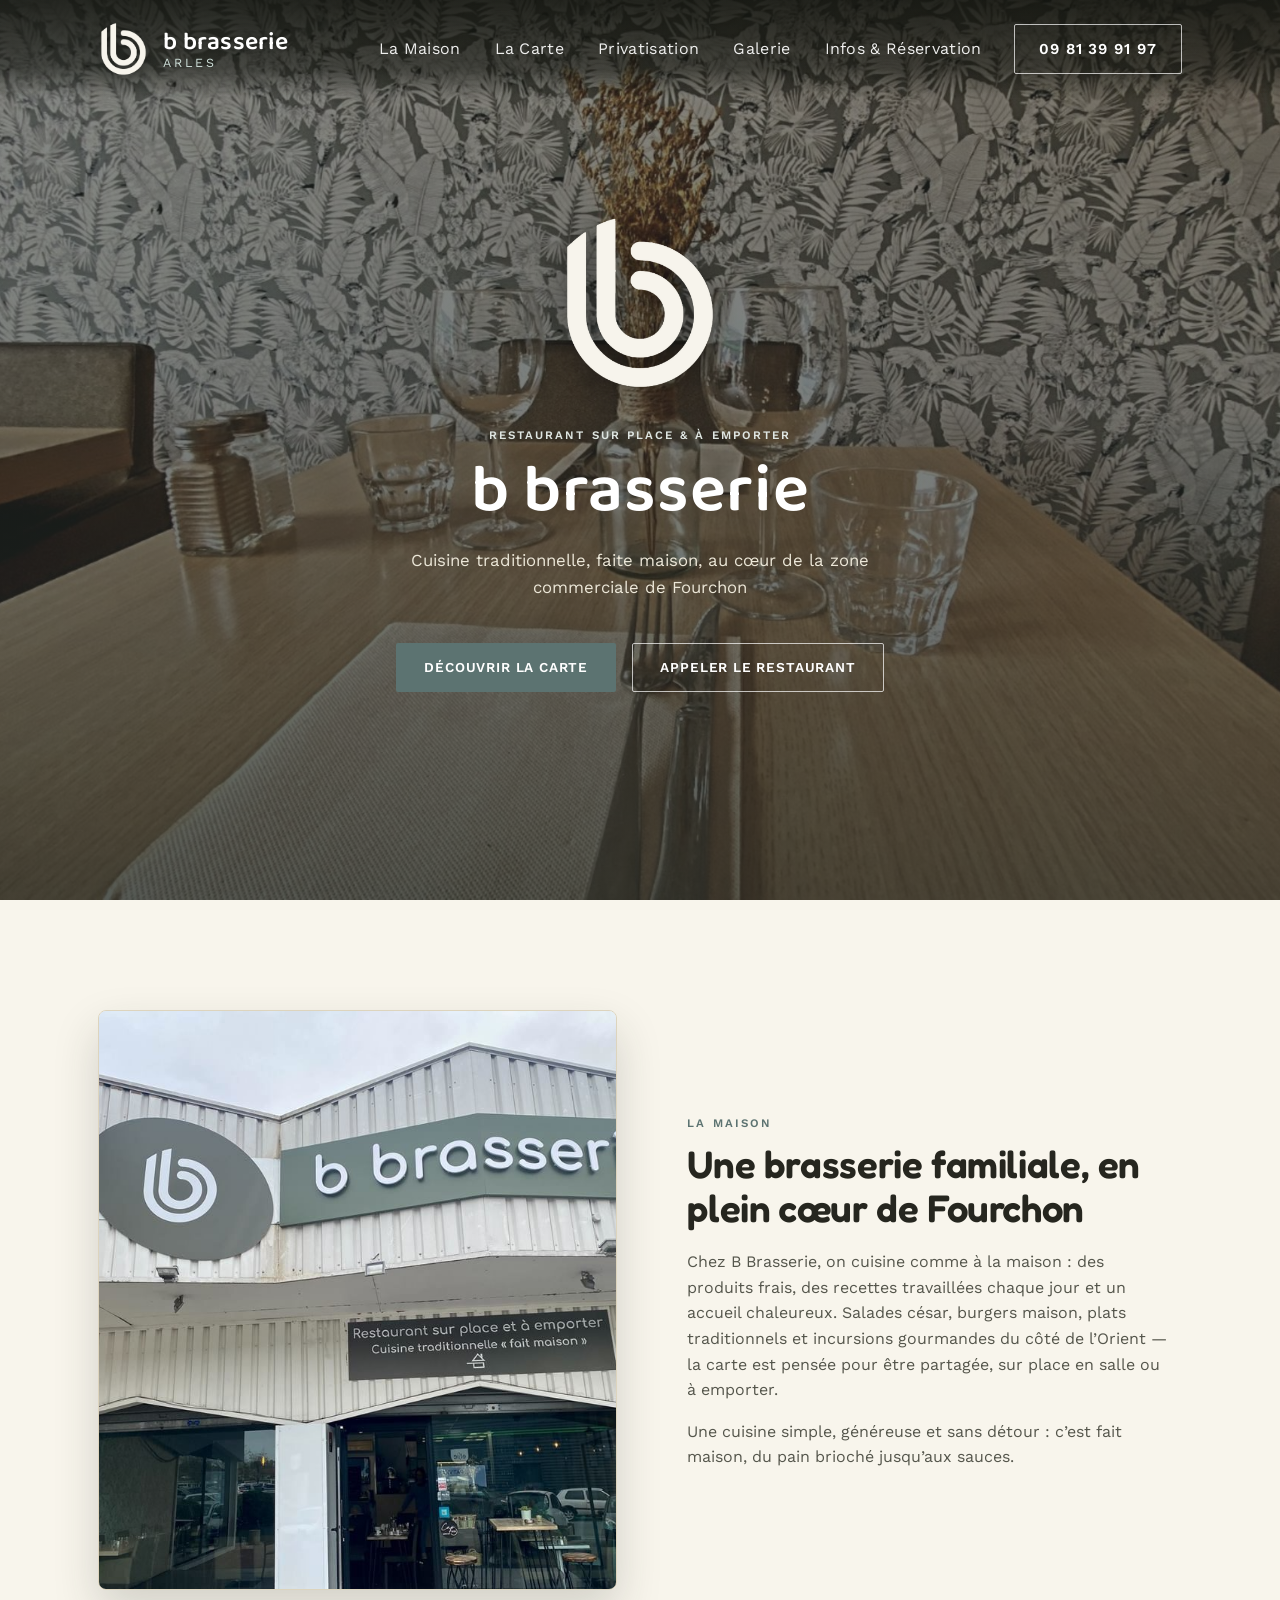
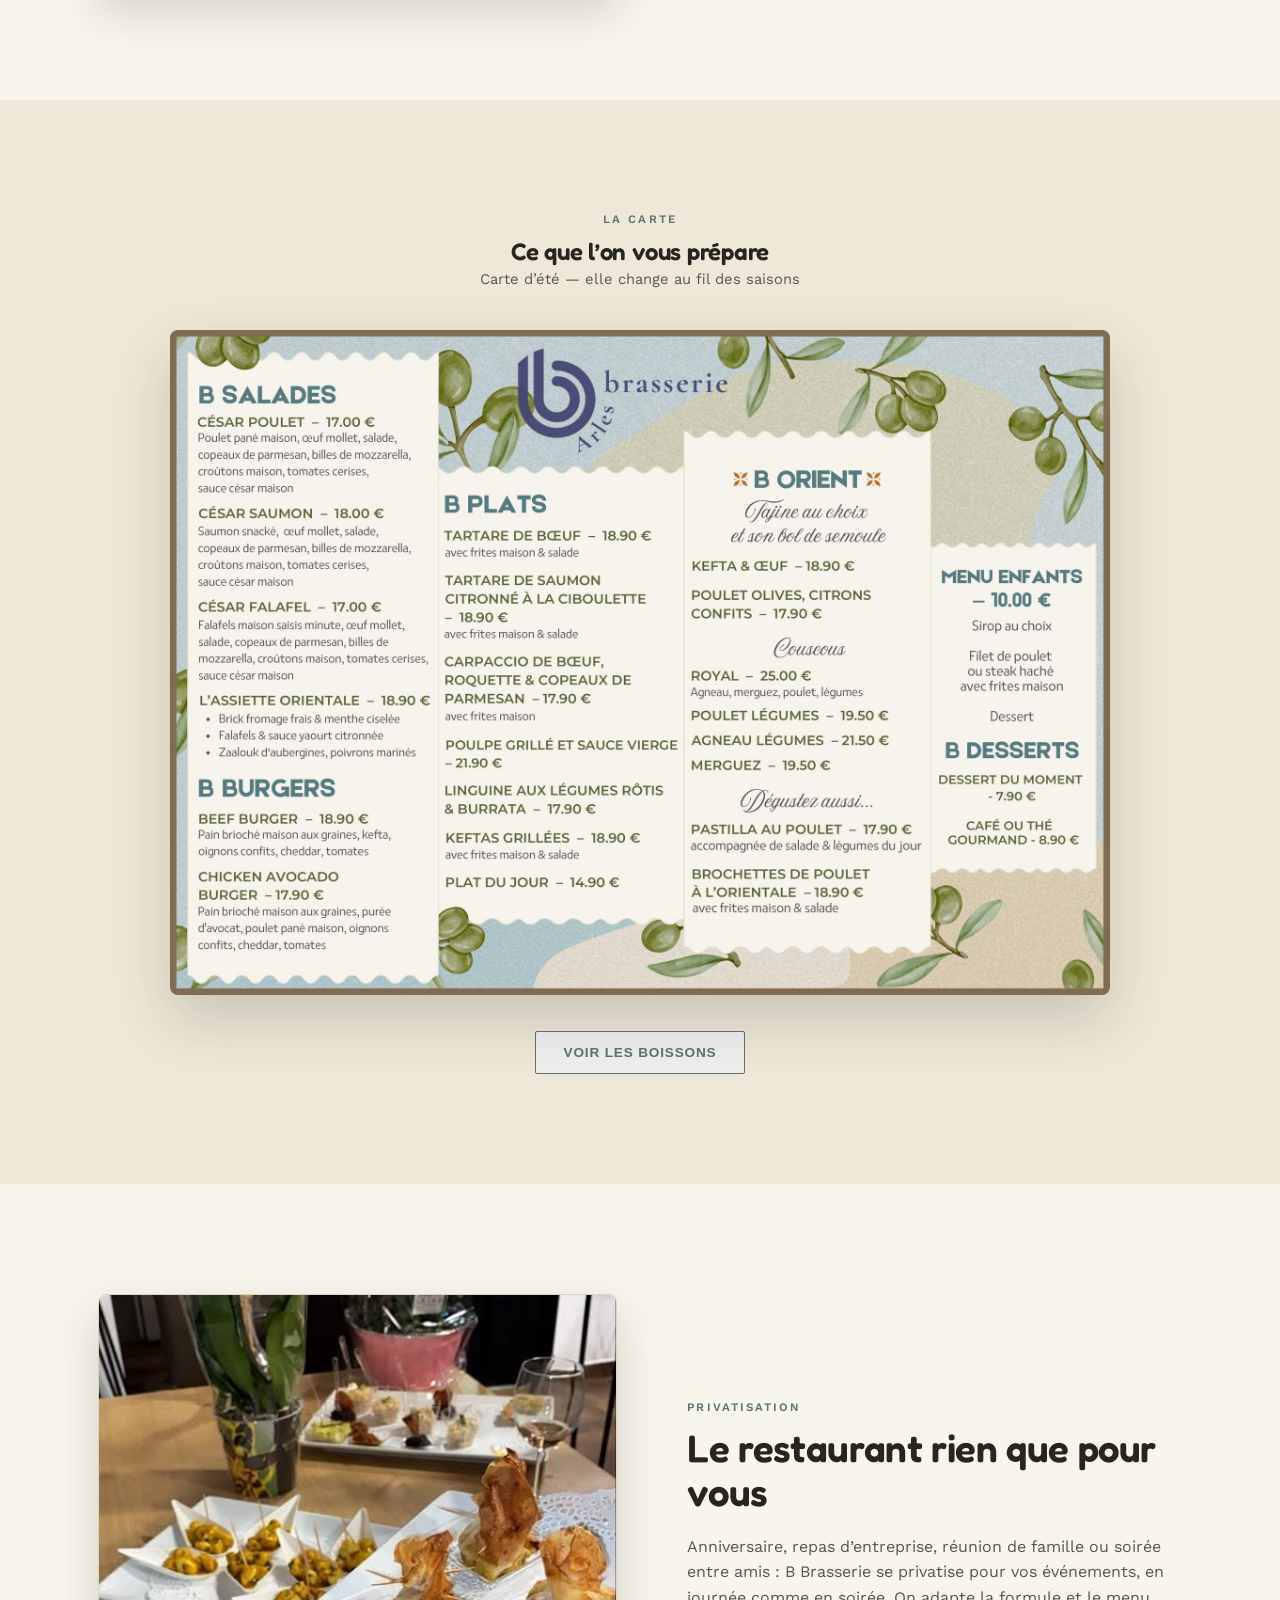
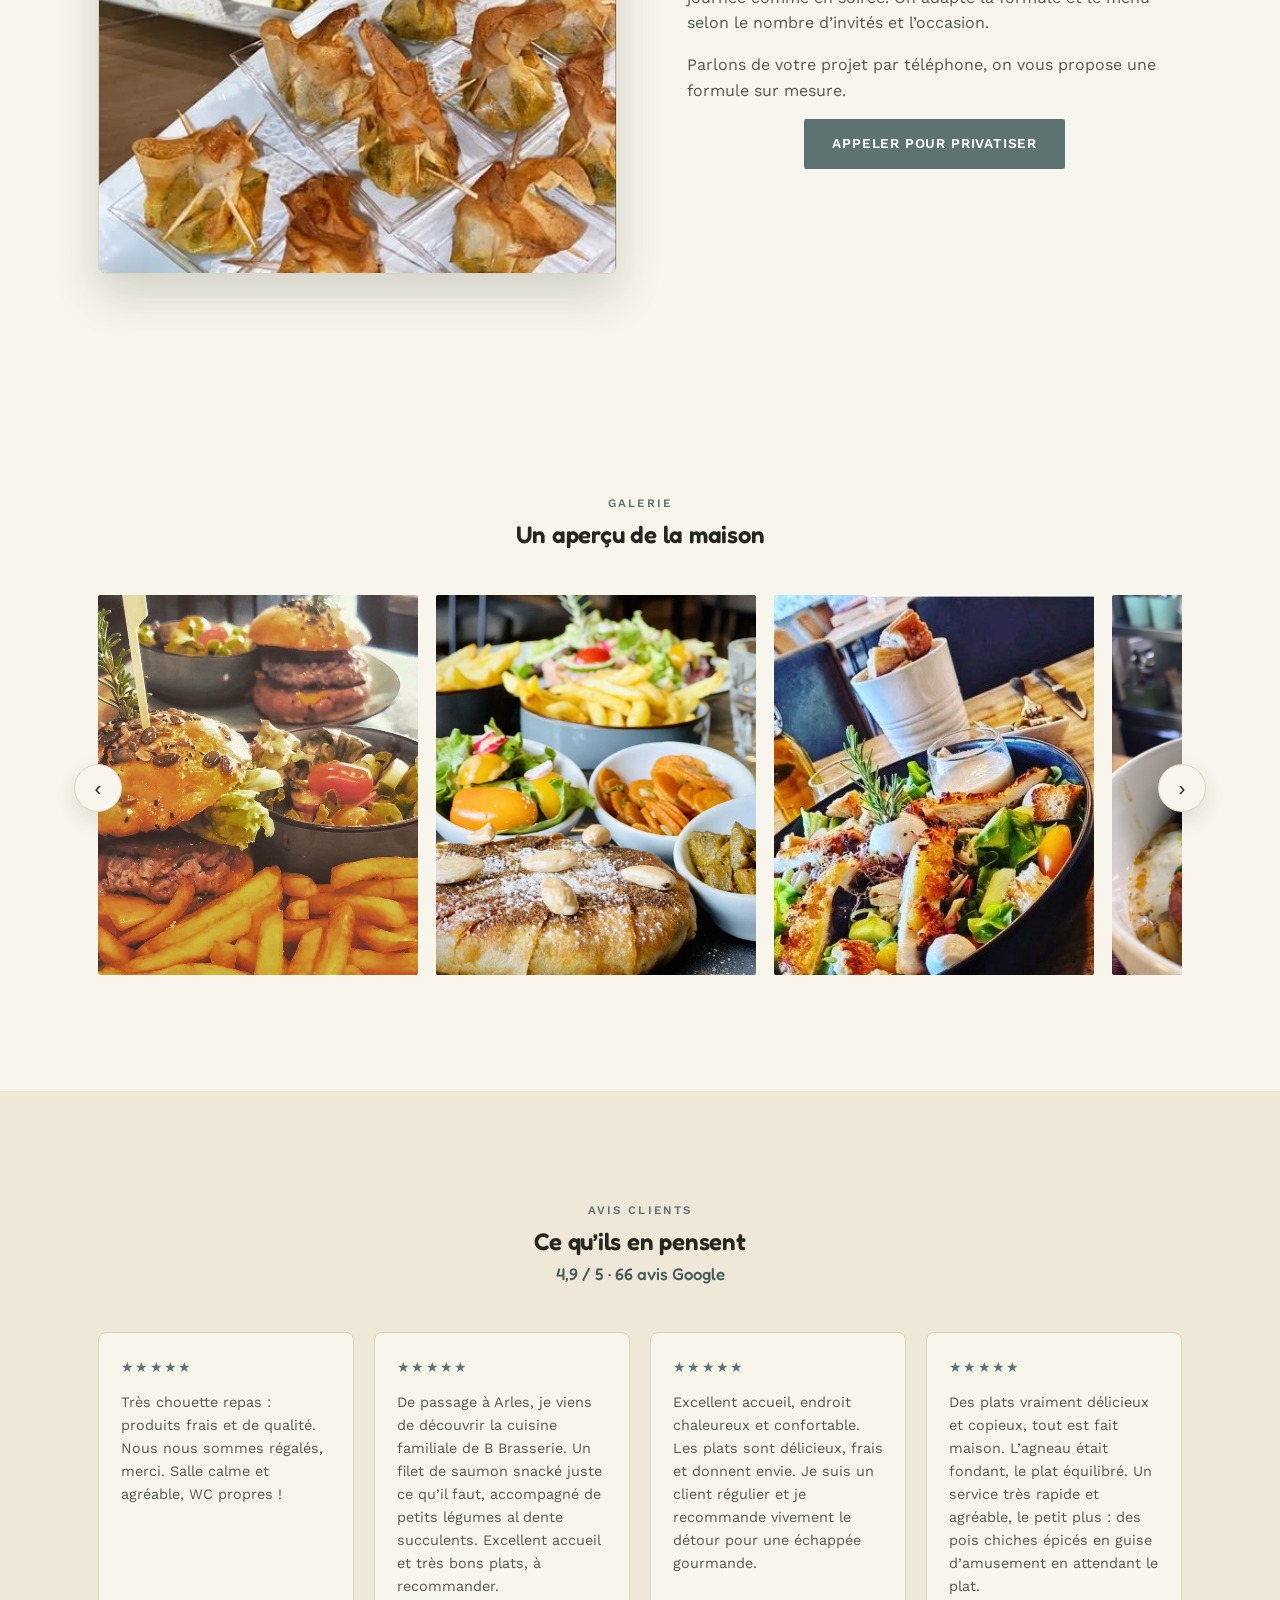
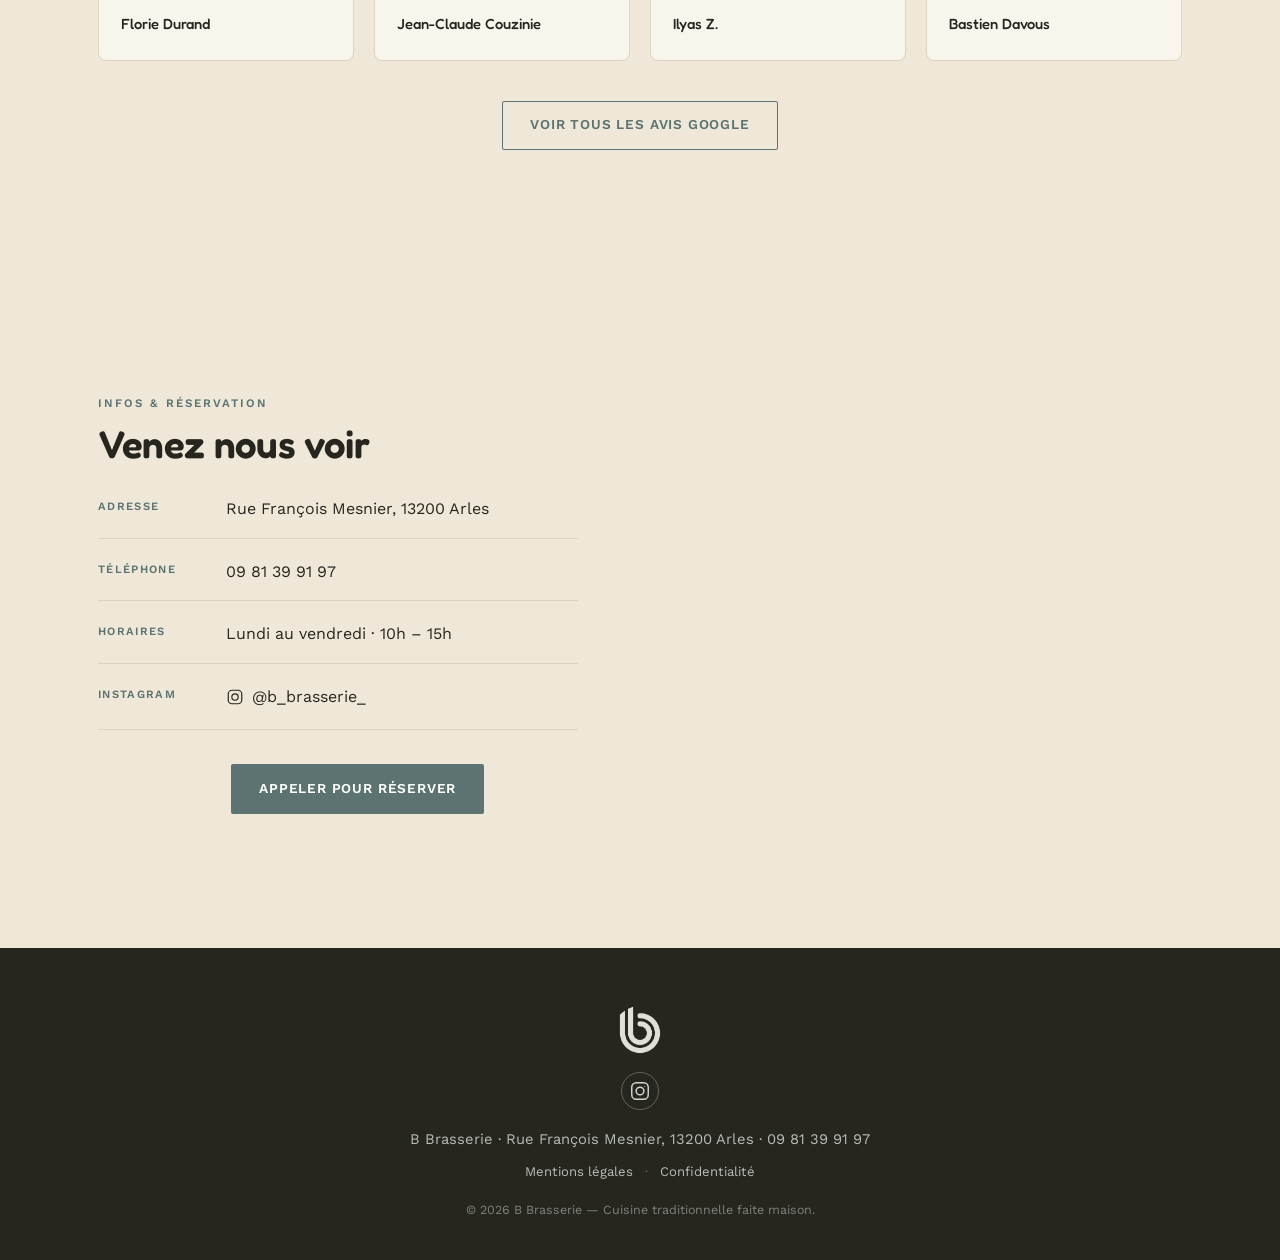
<file: index.html>
<!DOCTYPE html>
<html lang="fr">
<head>
<meta charset="UTF-8">
<meta name="viewport" content="width=device-width, initial-scale=1.0">
<title>B Brasserie — Restaurant à Arles</title>
<meta name="description" content="B Brasserie, restaurant à Arles. Cuisine traditionnelle faite maison, sur place et à emporter. Salades, burgers, plats, cuisine d'Orient et desserts maison.">
<link rel="icon" type="image/png" href="images/logo-ink.png">
<link rel="preconnect" href="https://fonts.googleapis.com">
<link rel="preconnect" href="https://fonts.gstatic.com" crossorigin>
<link href="https://fonts.googleapis.com/css2?family=Fredoka:wght@400;500;600;700&family=Baloo+2:wght@600;700&family=Work+Sans:wght@300;400;500;600&display=swap" rel="stylesheet">
<link rel="stylesheet" href="css/style.css">
<script type="application/ld+json">
{
  "@context": "https://schema.org",
  "@type": "Restaurant",
  "name": "B Brasserie",
  "image": "https://bbrasserie-arles.com/images/facade.jpg",
  "url": "https://bbrasserie-arles.com",
  "telephone": "+33981399197",
  "servesCuisine": ["Française", "Méditerranéenne", "Orientale"],
  "priceRange": "€€",
  "menu": "https://bbrasserie-arles.com/#carte",
  "address": {
    "@type": "PostalAddress",
    "streetAddress": "Rue François Mesnier",
    "addressLocality": "Arles",
    "postalCode": "13200",
    "addressCountry": "FR"
  },
  "openingHoursSpecification": {
    "@type": "OpeningHoursSpecification",
    "dayOfWeek": ["Monday", "Tuesday", "Wednesday", "Thursday", "Friday"],
    "opens": "10:00",
    "closes": "15:00"
  },
  "sameAs": ["https://www.instagram.com/b_brasserie_/"]
}
</script>
</head>
<body>

<header class="site-header" id="site-header">
  <div class="wrap header-inner">
    <a href="#accueil" class="brand">
      <img src="images/logo-cream.png" alt="B Brasserie" class="brand-mark brand-mark-light">
      <img src="images/logo-ink.png" alt="" aria-hidden="true" class="brand-mark brand-mark-dark">
      <span class="brand-text">
        <span class="brand-name">b brasserie</span>
        <span class="brand-place">Arles</span>
      </span>
    </a>

    <nav class="main-nav" id="main-nav">
      <a href="#maison">La Maison</a>
      <a href="#carte">La Carte</a>
      <a href="#privatisation">Privatisation</a>
      <a href="#galerie">Galerie</a>
      <a href="#infos">Infos &amp; Réservation</a>
    </nav>

    <a href="tel:0981399197" class="btn btn-ghost header-call">
      <span>09 81 39 91 97</span>
    </a>

    <button class="nav-toggle" id="nav-toggle" aria-label="Ouvrir le menu" aria-expanded="false">
      <span></span><span></span><span></span>
    </button>
  </div>
</header>

<main>

  <!-- HERO -->
  <section class="hero" id="accueil" style="background-image:url('images/salle-1.jpg')">
    <div class="hero-overlay"></div>
    <div class="hero-content">
      <img src="images/logo-cream.png" alt="" class="hero-mark" aria-hidden="true">
      <p class="eyebrow">Restaurant sur place &amp; à emporter</p>
      <h1>b brasserie</h1>
      <p class="hero-sub">Cuisine traditionnelle, faite maison, au cœur de la zone commerciale de Fourchon</p>
      <div class="hero-actions">
        <a href="#carte" class="btn btn-solid">Découvrir la carte</a>
        <a href="tel:0981399197" class="btn btn-outline">Appeler le restaurant</a>
      </div>
    </div>
  </section>

  <!-- LA MAISON -->
  <section class="section" id="maison">
    <div class="wrap split">
      <div class="split-media split-photo">
        <img src="images/facade.jpg" alt="Façade du restaurant B Brasserie à Arles" loading="lazy">
      </div>
      <div class="split-text">
        <p class="eyebrow">La Maison</p>
        <h2>Une brasserie familiale, en plein cœur de Fourchon</h2>
        <p>Chez B Brasserie, on cuisine comme à la maison&nbsp;: des produits frais, des recettes travaillées chaque jour et un accueil chaleureux. Salades césar, burgers maison, plats traditionnels et incursions gourmandes du côté de l&rsquo;Orient — la carte est pensée pour être partagée, sur place en salle ou à emporter.</p>
        <p>Une cuisine simple, généreuse et sans détour&nbsp;: c&rsquo;est fait maison, du pain brioché jusqu&rsquo;aux sauces.</p>
      </div>
    </div>
  </section>

  <!-- LA CARTE -->
  <section class="section section-alt" id="carte">
    <div class="wrap">
      <p class="eyebrow center">La Carte</p>
      <h2 class="center">Ce que l&rsquo;on vous prépare</h2>
      <p class="center menu-flip-hint">Carte d&rsquo;été &mdash; elle change au fil des saisons</p>

      <div class="menu-flip" id="menu-flip">
        <div class="menu-flip-inner">
          <div class="menu-flip-face menu-flip-front">
            <img src="images/carte-p0.jpg" alt="Carte B Brasserie : salades, burgers, plats et cuisine d&rsquo;Orient" loading="lazy">
          </div>
          <div class="menu-flip-face menu-flip-back">
            <img src="images/carte-p1.jpg" alt="Carte B Brasserie : boissons, bières, vins et cafés" loading="lazy">
          </div>
        </div>
      </div>

      <div class="menu-flip-actions">
        <button type="button" class="btn btn-outline-dark" id="menu-flip-btn" aria-pressed="false">
          <span class="menu-flip-btn-label">Voir les boissons</span>
        </button>
      </div>
    </div>
  </section>

  <!-- PRIVATISATION -->
  <section class="section" id="privatisation">
    <div class="wrap split">
      <div class="split-media split-photo">
        <img src="images/privatisation.jpg" alt="Buffet dressé pour un événement privé chez B Brasserie" loading="lazy">
      </div>
      <div class="split-text">
        <p class="eyebrow">Privatisation</p>
        <h2>Le restaurant rien que pour vous</h2>
        <p>Anniversaire, repas d&rsquo;entreprise, réunion de famille ou soirée entre amis&nbsp;: B Brasserie se privatise pour vos événements, en journée comme en soirée. On adapte la formule et le menu selon le nombre d&rsquo;invités et l&rsquo;occasion.</p>
        <p>Parlons de votre projet par téléphone, on vous propose une formule sur mesure.</p>
        <div class="hero-actions">
          <a href="tel:0981399197" class="btn btn-solid">Appeler pour privatiser</a>
        </div>
      </div>
    </div>
  </section>

  <!-- GALERIE -->
  <section class="section" id="galerie">
    <div class="wrap">
      <p class="eyebrow center">Galerie</p>
      <h2 class="center">Un aperçu de la maison</h2>
      <div class="gallery-wrap">
        <button type="button" class="gallery-arrow gallery-arrow-prev" id="gallery-prev" aria-label="Photo précédente">&#8249;</button>
        <div class="gallery" id="gallery-track">
          <img src="images/burger.jpg" alt="Beef burger et frites maison" loading="lazy">
          <img src="images/plats.jpg" alt="Plats du jour et accompagnements" loading="lazy">
          <img src="images/salade-poulet.jpg" alt="Salade césar au poulet" loading="lazy">
          <img src="images/plat-burrata.jpg" alt="Pâtes burrata, tomates confites et olives" loading="lazy">
          <img src="images/plat-legumes-grilles.jpg" alt="Assiette de légumes grillés et sauce maison" loading="lazy">
          <img src="images/salle-2.jpg" alt="Salle du restaurant B Brasserie" loading="lazy">
          <img src="images/privatisation.jpg" alt="Buffet dressé pour un événement privé" loading="lazy">
        </div>
        <button type="button" class="gallery-arrow gallery-arrow-next" id="gallery-next" aria-label="Photo suivante">&#8250;</button>
      </div>
    </div>
  </section>

  <!-- AVIS -->
  <section class="section section-alt" id="avis">
    <div class="wrap">
      <p class="eyebrow center">Avis clients</p>
      <h2 class="center">Ce qu&rsquo;ils en pensent</h2>
      <p class="center reviews-rating">4,9&nbsp;/&nbsp;5 &middot; 66 avis Google</p>

      <div class="reviews-grid">
        <article class="review-card">
          <div class="review-stars" aria-hidden="true">★★★★★</div>
          <p class="review-quote">Très chouette repas&nbsp;: produits frais et de qualité. Nous nous sommes régalés, merci. Salle calme et agréable, WC propres&nbsp;!</p>
          <p class="review-author">Florie Durand</p>
        </article>
        <article class="review-card">
          <div class="review-stars" aria-hidden="true">★★★★★</div>
          <p class="review-quote">De passage à Arles, je viens de découvrir la cuisine familiale de B Brasserie. Un filet de saumon snacké juste ce qu&rsquo;il faut, accompagné de petits légumes al dente succulents. Excellent accueil et très bons plats, à recommander.</p>
          <p class="review-author">Jean-Claude Couzinie</p>
        </article>
        <article class="review-card">
          <div class="review-stars" aria-hidden="true">★★★★★</div>
          <p class="review-quote">Excellent accueil, endroit chaleureux et confortable. Les plats sont délicieux, frais et donnent envie. Je suis un client régulier et je recommande vivement le détour pour une échappée gourmande.</p>
          <p class="review-author">Ilyas Z.</p>
        </article>
        <article class="review-card">
          <div class="review-stars" aria-hidden="true">★★★★★</div>
          <p class="review-quote">Des plats vraiment délicieux et copieux, tout est fait maison. L&rsquo;agneau était fondant, le plat équilibré. Un service très rapide et agréable, le petit plus&nbsp;: des pois chiches épicés en guise d&rsquo;amusement en attendant le plat.</p>
          <p class="review-author">Bastien Davous</p>
        </article>
      </div>

      <div class="menu-flip-actions">
        <a href="https://www.google.com/maps/search/?api=1&query=B+Brasserie+Rue+Fran%C3%A7ois+Mesnier+Arles" class="btn btn-outline-dark" target="_blank" rel="noopener">Voir tous les avis Google</a>
      </div>
    </div>
  </section>

  <!-- INFOS & RESERVATION -->
  <section class="section section-alt" id="infos">
    <div class="wrap split split-reverse">
      <div class="split-text">
        <p class="eyebrow">Infos &amp; Réservation</p>
        <h2>Venez nous voir</h2>

        <dl class="info-list">
          <div>
            <dt>Adresse</dt>
            <dd>Rue François Mesnier, 13200 Arles</dd>
          </div>
          <div>
            <dt>Téléphone</dt>
            <dd><a href="tel:0981399197">09 81 39 91 97</a></dd>
          </div>
          <div>
            <dt>Horaires</dt>
            <dd>Lundi au vendredi &middot; 10h &ndash; 15h</dd>
          </div>
          <div>
            <dt>Instagram</dt>
            <dd>
              <a href="https://www.instagram.com/b_brasserie_/" class="social-link-inline" target="_blank" rel="noopener">
                <svg viewBox="0 0 24 24" width="18" height="18" fill="none" stroke="currentColor" stroke-width="1.6" stroke-linecap="round" stroke-linejoin="round"><rect x="3" y="3" width="18" height="18" rx="5"/><circle cx="12" cy="12" r="4.2"/><circle cx="17.2" cy="6.8" r=".6" fill="currentColor" stroke="none"/></svg>
                <span>@b_brasserie_</span>
              </a>
            </dd>
          </div>
        </dl>

        <div class="hero-actions">
          <a href="tel:0981399197" class="btn btn-solid">Appeler pour réserver</a>
        </div>
      </div>

      <div class="split-media">
        <iframe
          title="Localisation de B Brasserie, Rue François Mesnier, Arles"
          src="https://www.google.com/maps?q=Rue+Fran%C3%A7ois+Mesnier,+13200+Arles&output=embed"
          loading="lazy"
          referrerpolicy="no-referrer-when-downgrade">
        </iframe>
      </div>
    </div>
  </section>

</main>

<footer class="site-footer">
  <div class="wrap footer-inner">
    <img src="images/logo-cream.png" alt="B Brasserie" class="footer-mark">
    <a href="https://www.instagram.com/b_brasserie_/" class="social-link" target="_blank" rel="noopener" aria-label="B Brasserie sur Instagram">
      <svg viewBox="0 0 24 24" width="22" height="22" fill="none" stroke="currentColor" stroke-width="1.6" stroke-linecap="round" stroke-linejoin="round"><rect x="3" y="3" width="18" height="18" rx="5"/><circle cx="12" cy="12" r="4.2"/><circle cx="17.2" cy="6.8" r=".6" fill="currentColor" stroke="none"/></svg>
    </a>
    <p>B Brasserie &middot; Rue François Mesnier, 13200 Arles &middot; 09 81 39 91 97</p>
    <p class="footer-links">
      <a href="mentions-legales.html">Mentions légales</a>
      <span aria-hidden="true">&middot;</span>
      <a href="confidentialite.html">Confidentialité</a>
    </p>
    <p class="footer-fine">&copy; <span id="year"></span> B Brasserie — Cuisine traditionnelle faite maison.</p>
  </div>
</footer>

<script src="js/script.js"></script>
</body>
</html>
</file>
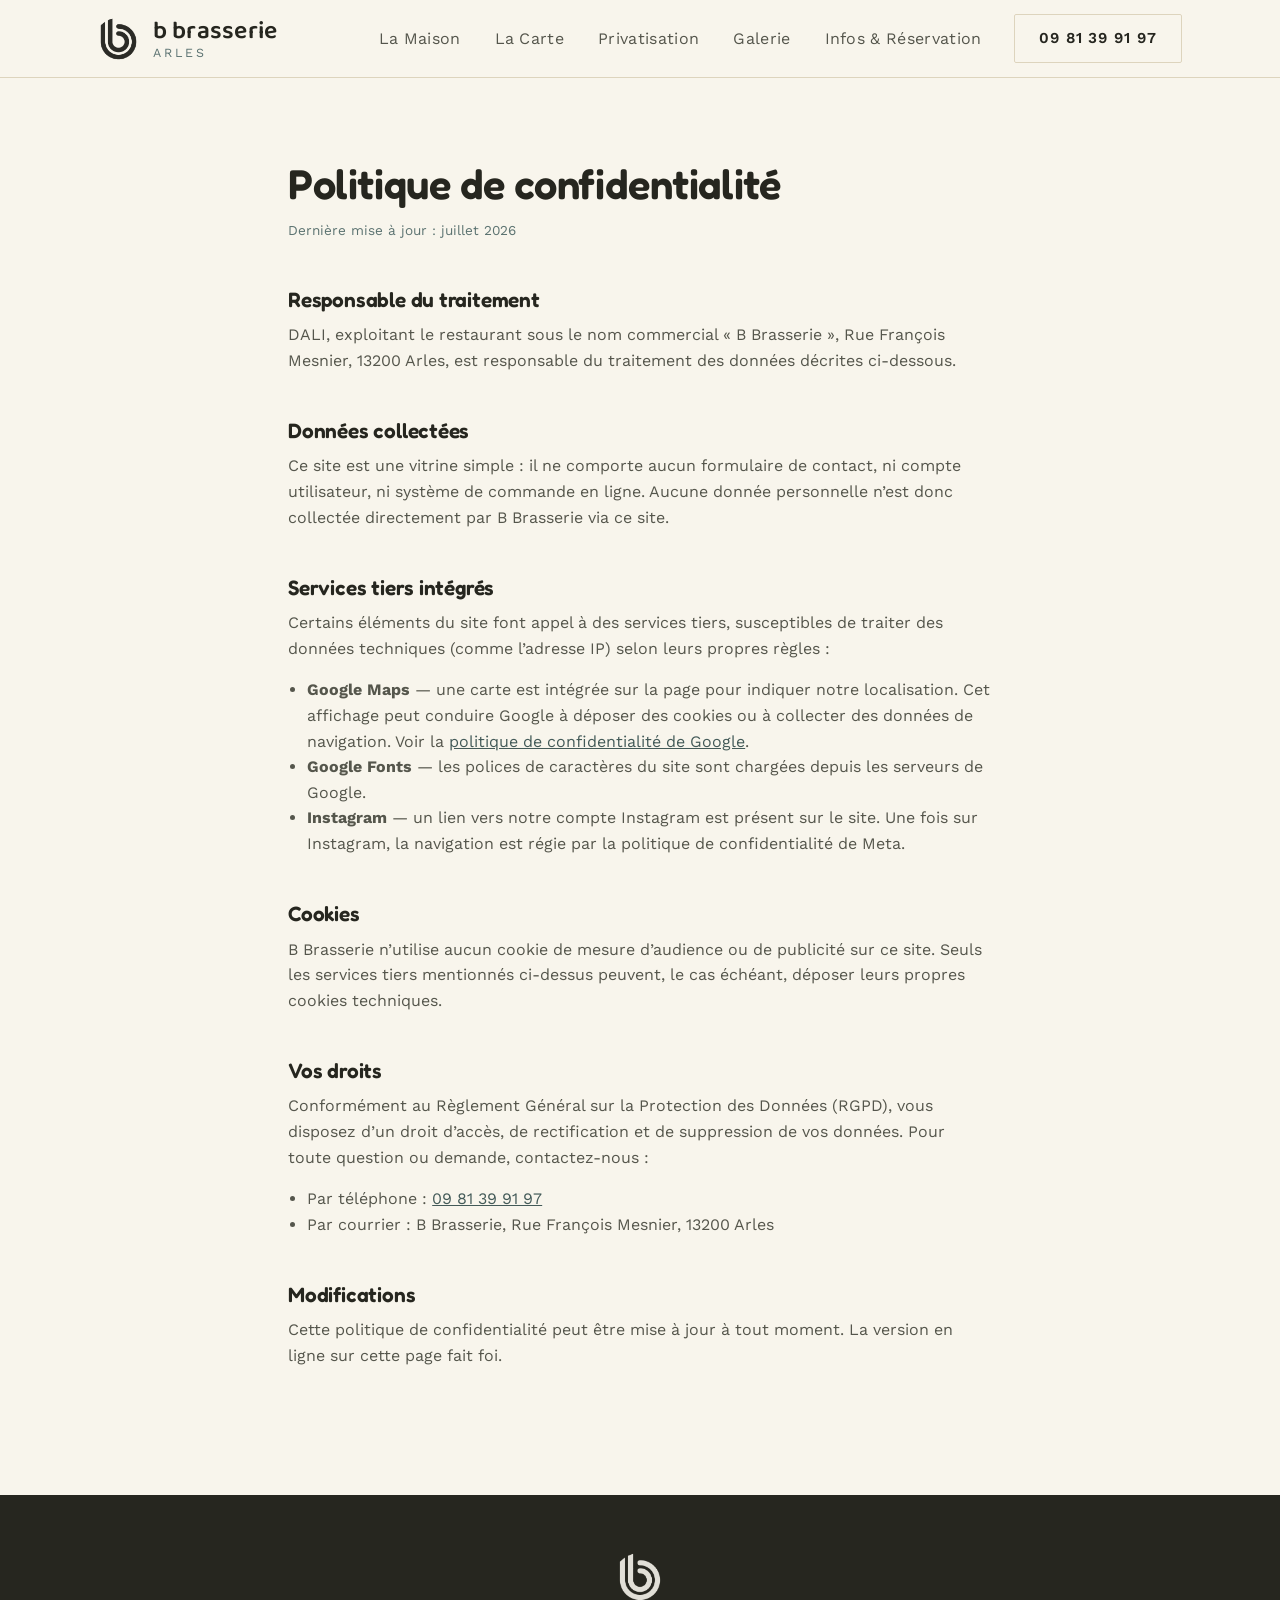
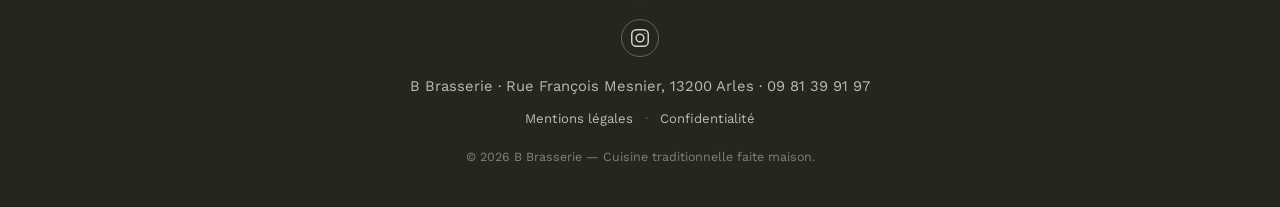
<file: confidentialite.html>
<!DOCTYPE html>
<html lang="fr">
<head>
<meta charset="UTF-8">
<meta name="viewport" content="width=device-width, initial-scale=1.0">
<title>Politique de confidentialité — B Brasserie</title>
<meta name="description" content="Politique de confidentialité du site B Brasserie, restaurant à Arles.">
<link rel="icon" type="image/png" href="images/logo-ink.png">
<link rel="preconnect" href="https://fonts.googleapis.com">
<link rel="preconnect" href="https://fonts.gstatic.com" crossorigin>
<link href="https://fonts.googleapis.com/css2?family=Fredoka:wght@400;500;600;700&family=Baloo+2:wght@600;700&family=Work+Sans:wght@300;400;500;600&display=swap" rel="stylesheet">
<link rel="stylesheet" href="css/style.css">
</head>
<body>

<header class="site-header" id="site-header">
  <div class="wrap header-inner">
    <a href="index.html" class="brand">
      <img src="images/logo-cream.png" alt="B Brasserie" class="brand-mark brand-mark-light">
      <img src="images/logo-ink.png" alt="" aria-hidden="true" class="brand-mark brand-mark-dark">
      <span class="brand-text">
        <span class="brand-name">b brasserie</span>
        <span class="brand-place">Arles</span>
      </span>
    </a>

    <nav class="main-nav" id="main-nav">
      <a href="index.html#maison">La Maison</a>
      <a href="index.html#carte">La Carte</a>
      <a href="index.html#privatisation">Privatisation</a>
      <a href="index.html#galerie">Galerie</a>
      <a href="index.html#infos">Infos &amp; Réservation</a>
    </nav>

    <a href="tel:0981399197" class="btn btn-ghost header-call">
      <span>09 81 39 91 97</span>
    </a>

    <button class="nav-toggle" id="nav-toggle" aria-label="Ouvrir le menu" aria-expanded="false">
      <span></span><span></span><span></span>
    </button>
  </div>
</header>

<main>
  <section class="legal-page">
    <div class="wrap">
      <h1>Politique de confidentialité</h1>
      <p class="updated">Dernière mise à jour&nbsp;: juillet 2026</p>

      <h2>Responsable du traitement</h2>
      <p>DALI, exploitant le restaurant sous le nom commercial «&nbsp;B Brasserie&nbsp;», Rue François Mesnier, 13200 Arles, est responsable du traitement des données décrites ci-dessous.</p>

      <h2>Données collectées</h2>
      <p>Ce site est une vitrine simple&nbsp;: il ne comporte aucun formulaire de contact, ni compte utilisateur, ni système de commande en ligne. Aucune donnée personnelle n&rsquo;est donc collectée directement par B Brasserie via ce site.</p>

      <h2>Services tiers intégrés</h2>
      <p>Certains éléments du site font appel à des services tiers, susceptibles de traiter des données techniques (comme l&rsquo;adresse IP) selon leurs propres règles&nbsp;:</p>
      <ul>
        <li><strong>Google Maps</strong> — une carte est intégrée sur la page pour indiquer notre localisation. Cet affichage peut conduire Google à déposer des cookies ou à collecter des données de navigation. Voir la <a href="https://policies.google.com/privacy" target="_blank" rel="noopener">politique de confidentialité de Google</a>.</li>
        <li><strong>Google Fonts</strong> — les polices de caractères du site sont chargées depuis les serveurs de Google.</li>
        <li><strong>Instagram</strong> — un lien vers notre compte Instagram est présent sur le site. Une fois sur Instagram, la navigation est régie par la politique de confidentialité de Meta.</li>
      </ul>

      <h2>Cookies</h2>
      <p>B Brasserie n&rsquo;utilise aucun cookie de mesure d&rsquo;audience ou de publicité sur ce site. Seuls les services tiers mentionnés ci-dessus peuvent, le cas échéant, déposer leurs propres cookies techniques.</p>

      <h2>Vos droits</h2>
      <p>Conformément au Règlement Général sur la Protection des Données (RGPD), vous disposez d&rsquo;un droit d&rsquo;accès, de rectification et de suppression de vos données. Pour toute question ou demande, contactez-nous&nbsp;:</p>
      <ul>
        <li>Par téléphone&nbsp;: <a href="tel:0981399197">09 81 39 91 97</a></li>
        <li>Par courrier&nbsp;: B Brasserie, Rue François Mesnier, 13200 Arles</li>
      </ul>

      <h2>Modifications</h2>
      <p>Cette politique de confidentialité peut être mise à jour à tout moment. La version en ligne sur cette page fait foi.</p>
    </div>
  </section>
</main>

<footer class="site-footer">
  <div class="wrap footer-inner">
    <img src="images/logo-cream.png" alt="B Brasserie" class="footer-mark">
    <a href="https://www.instagram.com/b_brasserie_/" class="social-link" target="_blank" rel="noopener" aria-label="B Brasserie sur Instagram">
      <svg viewBox="0 0 24 24" width="22" height="22" fill="none" stroke="currentColor" stroke-width="1.6" stroke-linecap="round" stroke-linejoin="round"><rect x="3" y="3" width="18" height="18" rx="5"/><circle cx="12" cy="12" r="4.2"/><circle cx="17.2" cy="6.8" r=".6" fill="currentColor" stroke="none"/></svg>
    </a>
    <p>B Brasserie &middot; Rue François Mesnier, 13200 Arles &middot; 09 81 39 91 97</p>
    <p class="footer-links">
      <a href="mentions-legales.html">Mentions légales</a>
      <span aria-hidden="true">&middot;</span>
      <a href="confidentialite.html">Confidentialité</a>
    </p>
    <p class="footer-fine">&copy; <span id="year"></span> B Brasserie — Cuisine traditionnelle faite maison.</p>
  </div>
</footer>

<script src="js/script.js"></script>
</body>
</html>
</file>
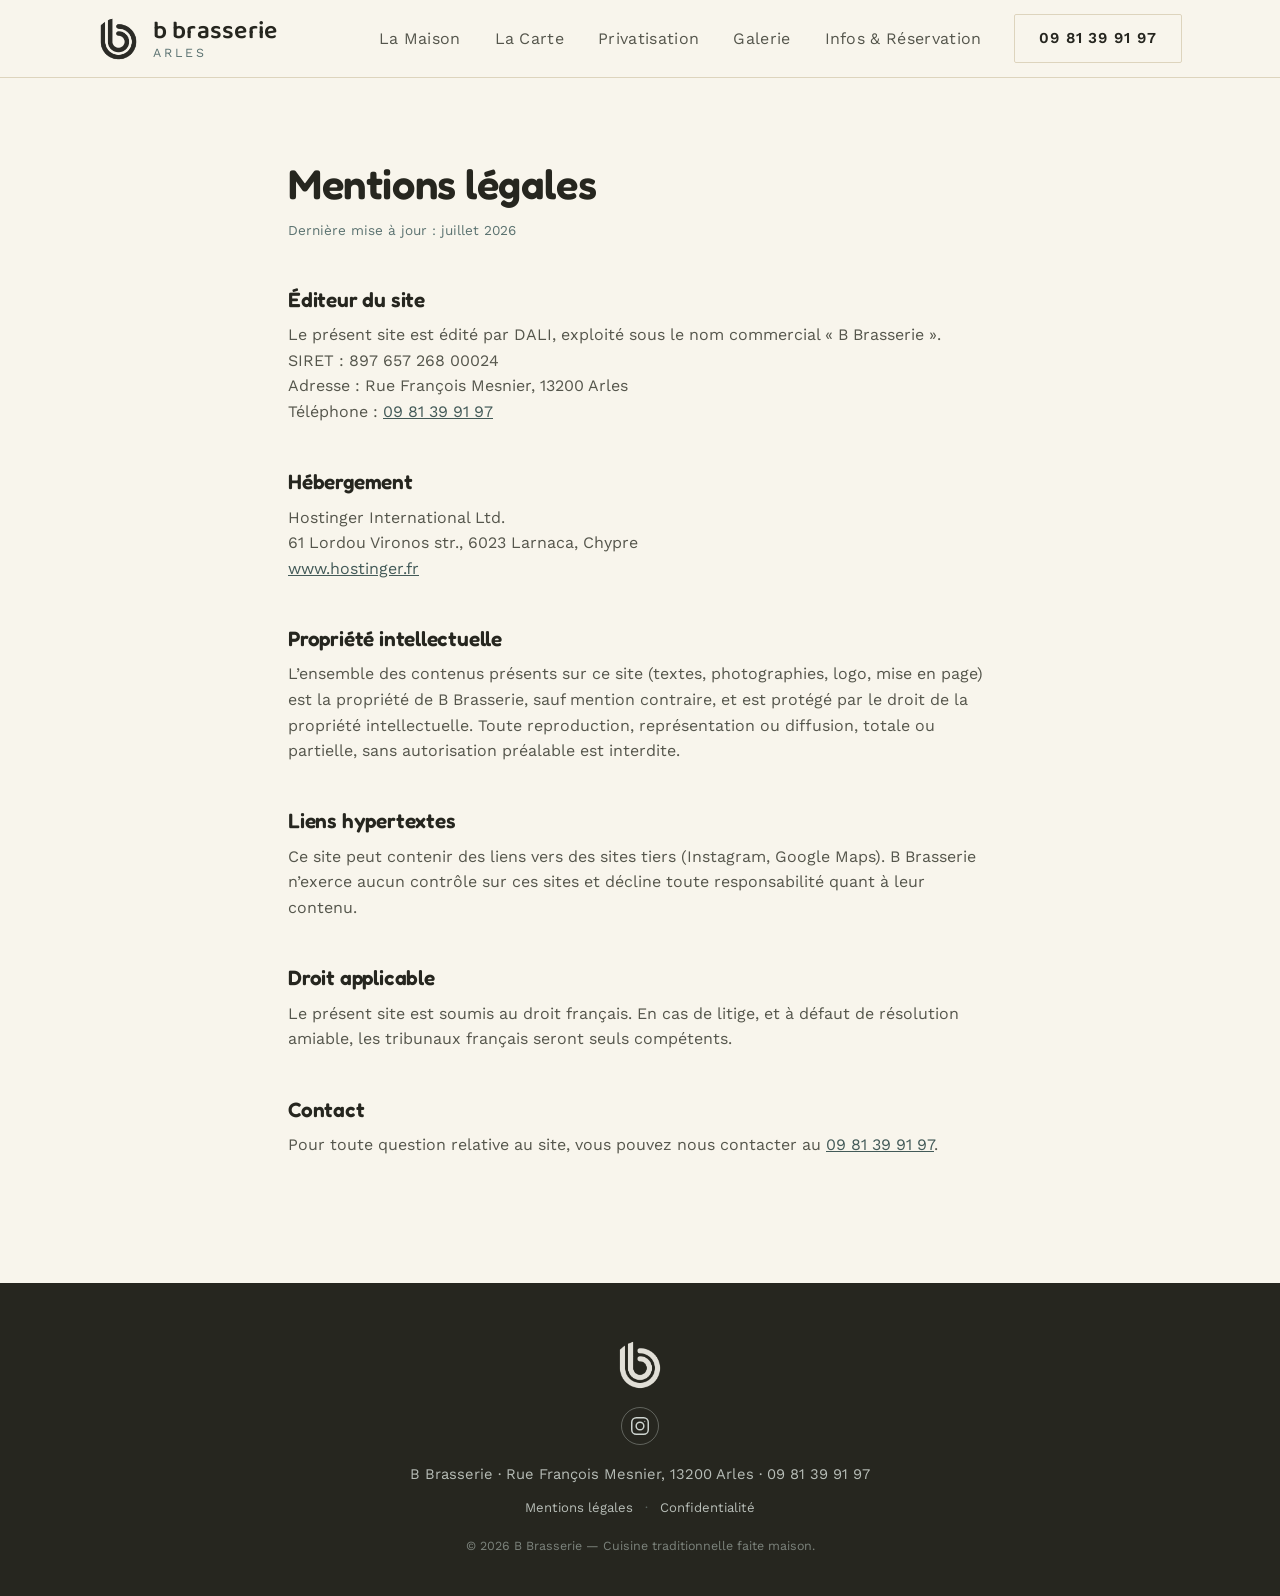
<file: mentions-legales.html>
<!DOCTYPE html>
<html lang="fr">
<head>
<meta charset="UTF-8">
<meta name="viewport" content="width=device-width, initial-scale=1.0">
<title>Mentions légales — B Brasserie</title>
<meta name="description" content="Mentions légales du site B Brasserie, restaurant à Arles.">
<link rel="icon" type="image/png" href="images/logo-ink.png">
<link rel="preconnect" href="https://fonts.googleapis.com">
<link rel="preconnect" href="https://fonts.gstatic.com" crossorigin>
<link href="https://fonts.googleapis.com/css2?family=Fredoka:wght@400;500;600;700&family=Baloo+2:wght@600;700&family=Work+Sans:wght@300;400;500;600&display=swap" rel="stylesheet">
<link rel="stylesheet" href="css/style.css">
</head>
<body>

<header class="site-header" id="site-header">
  <div class="wrap header-inner">
    <a href="index.html" class="brand">
      <img src="images/logo-cream.png" alt="B Brasserie" class="brand-mark brand-mark-light">
      <img src="images/logo-ink.png" alt="" aria-hidden="true" class="brand-mark brand-mark-dark">
      <span class="brand-text">
        <span class="brand-name">b brasserie</span>
        <span class="brand-place">Arles</span>
      </span>
    </a>

    <nav class="main-nav" id="main-nav">
      <a href="index.html#maison">La Maison</a>
      <a href="index.html#carte">La Carte</a>
      <a href="index.html#privatisation">Privatisation</a>
      <a href="index.html#galerie">Galerie</a>
      <a href="index.html#infos">Infos &amp; Réservation</a>
    </nav>

    <a href="tel:0981399197" class="btn btn-ghost header-call">
      <span>09 81 39 91 97</span>
    </a>

    <button class="nav-toggle" id="nav-toggle" aria-label="Ouvrir le menu" aria-expanded="false">
      <span></span><span></span><span></span>
    </button>
  </div>
</header>

<main>
  <section class="legal-page">
    <div class="wrap">
      <h1>Mentions légales</h1>
      <p class="updated">Dernière mise à jour&nbsp;: juillet 2026</p>

      <h2>Éditeur du site</h2>
      <p>
        Le présent site est édité par DALI, exploité sous le nom commercial «&nbsp;B Brasserie&nbsp;».<br>
        SIRET&nbsp;: 897 657 268 00024<br>
        Adresse&nbsp;: Rue François Mesnier, 13200 Arles<br>
        Téléphone&nbsp;: <a href="tel:0981399197">09 81 39 91 97</a>
      </p>

      <h2>Hébergement</h2>
      <p>
        Hostinger International Ltd.<br>
        61 Lordou Vironos str., 6023 Larnaca, Chypre<br>
        <a href="https://www.hostinger.fr" target="_blank" rel="noopener">www.hostinger.fr</a>
      </p>

      <h2>Propriété intellectuelle</h2>
      <p>L&rsquo;ensemble des contenus présents sur ce site (textes, photographies, logo, mise en page) est la propriété de B Brasserie, sauf mention contraire, et est protégé par le droit de la propriété intellectuelle. Toute reproduction, représentation ou diffusion, totale ou partielle, sans autorisation préalable est interdite.</p>

      <h2>Liens hypertextes</h2>
      <p>Ce site peut contenir des liens vers des sites tiers (Instagram, Google Maps). B Brasserie n&rsquo;exerce aucun contrôle sur ces sites et décline toute responsabilité quant à leur contenu.</p>

      <h2>Droit applicable</h2>
      <p>Le présent site est soumis au droit français. En cas de litige, et à défaut de résolution amiable, les tribunaux français seront seuls compétents.</p>

      <h2>Contact</h2>
      <p>Pour toute question relative au site, vous pouvez nous contacter au <a href="tel:0981399197">09 81 39 91 97</a>.</p>
    </div>
  </section>
</main>

<footer class="site-footer">
  <div class="wrap footer-inner">
    <img src="images/logo-cream.png" alt="B Brasserie" class="footer-mark">
    <a href="https://www.instagram.com/b_brasserie_/" class="social-link" target="_blank" rel="noopener" aria-label="B Brasserie sur Instagram">
      <svg viewBox="0 0 24 24" width="22" height="22" fill="none" stroke="currentColor" stroke-width="1.6" stroke-linecap="round" stroke-linejoin="round"><rect x="3" y="3" width="18" height="18" rx="5"/><circle cx="12" cy="12" r="4.2"/><circle cx="17.2" cy="6.8" r=".6" fill="currentColor" stroke="none"/></svg>
    </a>
    <p>B Brasserie &middot; Rue François Mesnier, 13200 Arles &middot; 09 81 39 91 97</p>
    <p class="footer-links">
      <a href="mentions-legales.html">Mentions légales</a>
      <span aria-hidden="true">&middot;</span>
      <a href="confidentialite.html">Confidentialité</a>
    </p>
    <p class="footer-fine">&copy; <span id="year"></span> B Brasserie — Cuisine traditionnelle faite maison.</p>
  </div>
</footer>

<script src="js/script.js"></script>
</body>
</html>
</file>
<file: css/style.css>
/* ---------- Tokens ---------- */
:root{
  --ink: #26261f;
  --ink-soft: #55564c;
  --cream: #f8f5ec;
  --cream-2: #efe8d8;
  --sage: #5c7371;
  --sage-dark: #435a58;
  --sage-light: #93a9a4;
  --line: #ddd4bd;
  --serif: "Fredoka", "Work Sans", sans-serif;
  --brand-font: "Baloo 2", "Fredoka", sans-serif;
  --sans: "Work Sans", "Helvetica Neue", Arial, sans-serif;
  --container: 1140px;
  --radius: 2px;
}

*, *::before, *::after{ box-sizing: border-box; }
html{ scroll-behavior: smooth; }
body{
  margin:0;
  font-family: var(--sans);
  color: var(--ink);
  background: var(--cream);
  font-weight: 400;
  line-height: 1.6;
  -webkit-font-smoothing: antialiased;
}
img{ max-width:100%; display:block; }
a{ color: inherit; text-decoration: none; }
h1,h2,h3{ font-family: var(--serif); font-weight: 600; line-height: 1.15; margin: 0 0 .5em; color: var(--ink); letter-spacing: -.01em; }
p{ margin: 0 0 1em; color: var(--ink-soft); }

.wrap{
  max-width: var(--container);
  margin: 0 auto;
  padding: 0 28px;
}

.eyebrow{
  font-family: var(--sans);
  text-transform: uppercase;
  letter-spacing: .18em;
  font-size: .72rem;
  color: var(--sage);
  font-weight: 600;
  margin-bottom: .8em;
}
.center{ text-align:center; }
h2.center{ max-width: 640px; margin-left:auto; margin-right:auto; }

/* ---------- Buttons ---------- */
.btn{
  display:inline-flex;
  align-items:center;
  justify-content:center;
  padding: .95em 2em;
  font-size: .85rem;
  letter-spacing: .06em;
  text-transform: uppercase;
  font-weight: 600;
  border-radius: var(--radius);
  border: 1px solid transparent;
  transition: background .25s ease, color .25s ease, border-color .25s ease;
  cursor:pointer;
}
.btn-solid{ background: var(--sage); color:#fff; }
.btn-solid:hover{ background: var(--sage-dark); }
.btn-outline{ border-color: rgba(255,255,255,.7); color:#fff; }
.btn-outline:hover{ background: rgba(255,255,255,.12); }
.btn-outline-dark{ border-color: var(--sage); color: var(--sage); }
.btn-outline-dark:hover{ background: var(--sage); color:#fff; }
.btn-ghost{ border-color: var(--line); color: var(--ink); padding: .6em 1.3em; font-size:.78rem; }
.btn-ghost:hover{ border-color: var(--sage); color: var(--sage); }

/* ---------- Header ---------- */
.site-header{
  position: fixed;
  top:0; left:0; right:0;
  z-index: 100;
  background: linear-gradient(to bottom, rgba(20,22,17,.85) 0%, rgba(20,22,17,.55) 70%, rgba(20,22,17,0) 100%);
  transition: background .3s ease, box-shadow .3s ease, padding .3s ease;
  padding: 20px 0;
}
.site-header.is-scrolled{
  background: rgba(248,245,236,.95);
  backdrop-filter: blur(6px);
  box-shadow: 0 1px 0 var(--line);
  padding: 14px 0;
}
.header-inner{
  display:flex;
  align-items:center;
  gap: 32px;
}
.brand{ display:flex; align-items:center; gap:14px; margin-right:auto; }
.brand-mark{ height:58px; width:auto; object-fit:contain; transition: height .3s ease; filter: drop-shadow(0 1px 6px rgba(0,0,0,.35)); }
.brand-mark-dark{ display:none; filter:none; }
.site-header.is-scrolled .brand-mark{ height:46px; }
.site-header.is-scrolled .brand-mark-light{ display:none; }
.site-header.is-scrolled .brand-mark-dark{ display:block; }
.brand-text{ display:flex; flex-direction:column; line-height:1.15; }
.brand-name{ font-family: var(--brand-font); font-size: 1.55rem; font-weight:600; letter-spacing:.01em; color:#fff; transition: color .3s ease; text-shadow: 0 1px 6px rgba(0,0,0,.35); }
.site-header.is-scrolled .brand-name{ text-shadow:none; }
.brand-place{ font-size:.78rem; letter-spacing:.24em; text-transform:uppercase; color: #cfe0da; transition: color .3s ease; }

.main-nav{ display:flex; gap: 34px; }
.main-nav a{
  font-size:1rem;
  letter-spacing:.02em;
  color: rgba(255,255,255,.92);
  position:relative;
  padding: 4px 0;
  transition: color .3s ease;
}
.main-nav a:hover{ color: #fff; }

.header-call{ white-space:nowrap; border-color: rgba(255,255,255,.7); color:#fff; font-size:.95rem; padding: .75em 1.6em; }

.nav-toggle{
  display:none;
  flex-direction:column;
  justify-content:center;
  gap:6px;
  width:40px; height:40px;
  background:none; border:none; cursor:pointer;
  padding:0;
}
.nav-toggle span{ display:block; height:3px; background: #fff; border-radius:2px; transition: background .3s ease; }

/* Scrolled (solid) header state */
.site-header.is-scrolled .brand-name{ color: var(--ink); }
.site-header.is-scrolled .brand-place{ color: var(--sage); }
.site-header.is-scrolled .main-nav a{ color: var(--ink-soft); }
.site-header.is-scrolled .main-nav a:hover{ color: var(--sage-dark); }
.site-header.is-scrolled .header-call{ border-color: var(--line); color: var(--ink); }
.site-header.is-scrolled .nav-toggle span{ background: var(--ink); }

/* ---------- Hero ---------- */
.hero{
  position:relative;
  min-height: 100vh;
  background-size: cover;
  background-position: center;
  display:flex;
  align-items:center;
  justify-content:center;
  text-align:center;
  color:#fff;
}
.hero-overlay{
  position:absolute; inset:0;
  background: linear-gradient(180deg, rgba(38,44,40,.55) 0%, rgba(38,44,40,.62) 55%, rgba(38,44,40,.78) 100%);
}
.hero-content{
  position:relative;
  z-index:2;
  max-width: 620px;
  padding: 0 24px;
  display:flex;
  flex-direction:column;
  align-items:center;
}
.hero-mark{ height:190px; width:auto; object-fit:contain; margin-bottom: 28px; filter: drop-shadow(0 2px 14px rgba(0,0,0,.4)); }
.hero .eyebrow{ color: #dfe6e2; }
.hero h1{
  font-family: var(--brand-font);
  color:#fff;
  font-size: clamp(2.6rem, 6vw, 4.2rem);
  margin-bottom:.25em;
  letter-spacing:.01em;
}
.hero-sub{
  color: #ece7d8;
  font-size: 1.05rem;
  max-width: 460px;
  margin: 0 auto 2em;
}
.hero-actions{ display:flex; gap:16px; flex-wrap:wrap; justify-content:center; margin-top: .5em; }

/* ---------- Sections ---------- */
.section{ padding: 110px 0; }
.section-alt{ background: var(--cream-2); }

.split{
  display:grid;
  grid-template-columns: 1.05fr 1fr;
  gap: 70px;
  align-items:center;
}
.split-reverse .split-media{ order:2; }
.split-reverse .split-text{ order:1; }
.split-media img, .split-media iframe{
  width:100%;
  height: 460px;
  object-fit:cover;
  border-radius: var(--radius);
  border:0;
}

/* Featured photo treatment (La Maison, Privatisation) */
.split-photo img{
  height: 580px;
  border: 1px solid var(--line);
  border-radius: 8px;
  box-shadow: 0 20px 45px rgba(38,44,40,.18);
}
.split-text h2{ font-size: clamp(1.8rem, 3vw, 2.4rem); max-width: 480px; }
.split-text p{ max-width: 480px; }

/* ---------- Menu flip card ---------- */
.menu-flip-hint{ text-align:center; font-size:.92rem; margin-top:-.6em; margin-bottom:2.6em; }

.menu-flip{
  max-width: 940px;
  margin: 0 auto;
  perspective: 2200px;
}
.menu-flip-inner{
  position:relative;
  width:100%;
  aspect-ratio: 1000 / 707;
  transition: transform .9s cubic-bezier(.4,.15,.2,1);
  transform-style: preserve-3d;
  border-radius: 8px;
  box-shadow: 0 24px 60px rgba(38,44,40,.2);
}
.menu-flip.is-flipped .menu-flip-inner{ transform: rotateY(180deg); }

.menu-flip-face{
  position:absolute;
  inset:0;
  backface-visibility:hidden;
  -webkit-backface-visibility:hidden;
  border-radius:8px;
  overflow:hidden;
  background: var(--cream);
}
.menu-flip-face img{ width:100%; height:100%; object-fit:cover; display:block; }
.menu-flip-back{ transform: rotateY(180deg); }

.menu-flip-actions{ display:flex; justify-content:center; margin-top: 36px; }

/* ---------- Gallery ---------- */
.gallery-wrap{
  position:relative;
  margin-top: 46px;
}
.gallery{
  display:flex;
  gap: 18px;
  overflow-x:auto;
  scroll-snap-type: x mandatory;
  scroll-behavior:smooth;
  padding-bottom: 6px;
  scrollbar-width:none;
}
.gallery::-webkit-scrollbar{ display:none; }
.gallery img{
  flex:0 0 auto;
  width: 320px;
  height: 380px;
  object-fit:cover;
  border-radius: var(--radius);
  scroll-snap-align:start;
  transition: transform .5s ease;
}
.gallery img:hover{ transform: scale(1.03); }

.gallery-arrow{
  position:absolute;
  top:50%;
  translate: 0 -50%;
  width:48px; height:48px;
  border-radius:50%;
  border:1px solid var(--line);
  background: var(--cream);
  color: var(--ink);
  display:flex;
  align-items:center;
  justify-content:center;
  cursor:pointer;
  font-size:1.3rem;
  z-index:2;
  box-shadow: 0 8px 20px rgba(38,44,40,.12);
  transition: background .2s ease, color .2s ease, border-color .2s ease;
}
.gallery-arrow:hover{ background: var(--sage); border-color: var(--sage); color:#fff; }
.gallery-arrow-prev{ left:-24px; }
.gallery-arrow-next{ right:-24px; }

/* ---------- Reviews ---------- */
.reviews-rating{ font-family: var(--serif); font-weight:500; color: var(--sage-dark); font-size:1.05rem; margin-top:-.4em; margin-bottom:2.6em; }
.reviews-grid{
  display:grid;
  grid-template-columns: repeat(4, 1fr);
  gap: 20px;
  margin-bottom: 40px;
}
.review-card{
  background: var(--cream);
  border: 1px solid var(--line);
  border-radius: 8px;
  padding: 24px 22px;
  display:flex;
  flex-direction:column;
}
.review-stars{ color: var(--sage); letter-spacing:.1em; font-size:.85rem; margin-bottom:12px; }
.review-quote{ font-size:.9rem; color: var(--ink-soft); flex:1; margin-bottom:14px; }
.review-author{ font-family: var(--serif); font-weight:500; font-size:.92rem; color: var(--ink); margin:0; }

/* ---------- Info list ---------- */
.info-list{
  display:grid;
  gap: 20px;
  margin: 30px 0 34px;
  max-width: 480px;
}
.info-list > div{ display:flex; gap: 18px; border-bottom:1px solid var(--line); padding-bottom:16px; }
.info-list dt{
  font-size:.7rem;
  text-transform:uppercase;
  letter-spacing:.12em;
  color: var(--sage);
  font-weight:600;
  width: 110px;
  flex-shrink:0;
  padding-top:2px;
}
.info-list dd{ margin:0; font-size:1rem; color: var(--ink); }
.info-list dd a:hover{ color: var(--sage-dark); }

.social-link-inline{ display:inline-flex; align-items:center; gap:8px; color: var(--ink); }
.social-link-inline:hover{ color: var(--sage-dark); }

/* ---------- Footer ---------- */
.site-footer{
  background: var(--ink);
  color: #cfd6d1;
  padding: 56px 0 34px;
  text-align:center;
}
.footer-mark{ height:52px; width:auto; object-fit:contain; margin: 0 auto 16px; opacity:.9; }
.social-link{
  display:inline-flex;
  align-items:center;
  justify-content:center;
  width:38px; height:38px;
  border-radius:50%;
  border:1px solid rgba(207,214,209,.35);
  color:#cfd6d1;
  margin-bottom: 18px;
  transition: border-color .2s ease, color .2s ease;
}
.social-link:hover{ color:#fff; border-color: var(--sage-light); }
.footer-inner p{ color:#b7bdb7; margin: 0 0 6px; font-size:.92rem; }
.footer-links{ font-size:.82rem !important; margin-top:10px !important; }
.footer-links a{ color:#b7bdb7; }
.footer-links a:hover{ color:#fff; }
.footer-links span{ color:#5c6560; margin: 0 8px; }
.footer-fine{ font-size:.78rem !important; color:#7c837c !important; margin-top:18px !important; }

/* ---------- Legal pages ---------- */
.legal-page{ padding: 160px 0 110px; }
.legal-page .wrap{ max-width: 760px; }
.legal-page h1{ font-size: clamp(2rem, 4vw, 2.6rem); margin-bottom:.3em; }
.legal-page .updated{ color: var(--sage); font-size:.85rem; margin-bottom: 3em; }
.legal-page h2{ font-size: 1.3rem; margin-top: 2.2em; }
.legal-page p, .legal-page li{ color: var(--ink-soft); }
.legal-page ul{ padding-left: 1.2em; margin: 0 0 1em; }
.legal-page a{ color: var(--sage-dark); text-decoration: underline; }
.legal-page a:hover{ color: var(--sage); }

/* ---------- Responsive ---------- */
@media (max-width: 960px){
  .split{ grid-template-columns: 1fr; gap: 36px; }
  .split-reverse .split-media{ order:1; }
  .split-reverse .split-text{ order:2; }
  .gallery img{ width: 260px; height: 320px; }
  .split-photo img{ height: 440px; }
  .reviews-grid{ grid-template-columns: 1fr 1fr; }
}

@media (max-width: 800px){
  .main-nav{
    position:absolute;
    top: 100%;
    left:0; right:0;
    background: var(--cream);
    flex-direction:column;
    gap:0;
    padding: 8px 28px 18px;
    box-shadow: 0 8px 16px rgba(0,0,0,.06);
    display:none;
  }
  .main-nav.is-open{ display:flex; }
  .main-nav a{ padding: 12px 0; border-bottom: 1px solid var(--line); color: var(--ink-soft) !important; }
  .header-call{ display:none; }
  .nav-toggle{ display:flex; }
  .section{ padding: 74px 0; }
  .split-media img, .split-media iframe{ height: 300px; }
  .split-photo img{ height: 320px; }
}

@media (max-width: 560px){
  .gallery img{ width: 220px; height: 270px; }
  .gallery-arrow{ width:40px; height:40px; font-size:1.1rem; }
  .gallery-arrow-prev{ left:4px; }
  .gallery-arrow-next{ right:4px; }
  .hero-actions{ flex-direction:column; width:100%; }
  .hero-actions .btn{ width:100%; }
  .info-list > div{ flex-direction:column; gap:4px; }
  .info-list dt{ width:auto; }
  .reviews-grid{ grid-template-columns: 1fr; }
}
</file>
